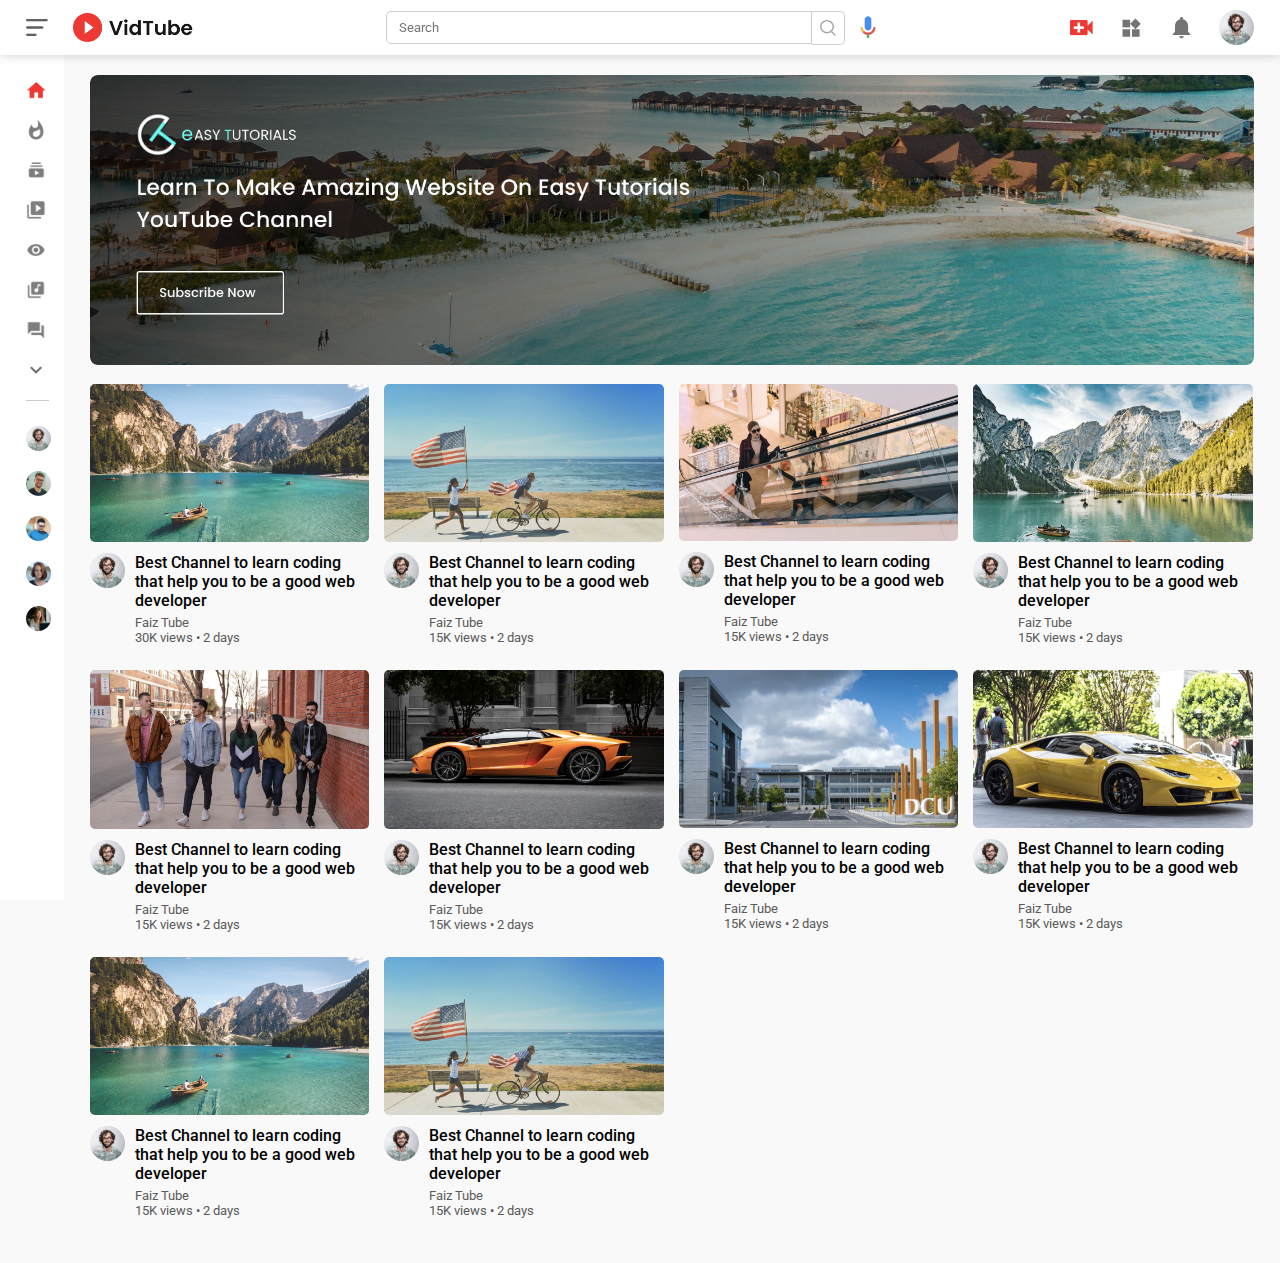
<file: Index.html>
<!DOCTYPE html>
<html lang="en">

<head>
    <meta charset="UTF-8">
    <meta http-equiv="X-UA-Compatible" content="IE=edge">
    <meta name="viewport" content="width=device-width, initial-scale=1.0">
    <title>Faiz Tube</title>
    <link rel="icon" href="images/faiz-tube-icon.png">
    <link rel="stylesheet" href="Style.css">
    <link rel="preconnect" href="https://fonts.googleapis.com">
    <link rel="preconnect" href="https://fonts.gstatic.com" crossorigin>
    <link href="https://fonts.googleapis.com/css2?family=Roboto&display=swap" rel="stylesheet">
</head>

<body>

    <!------------ Navigation Bar ------------>

    <nav class="flex-div">

        <!-- Navigation left -->
        <div class="nav-left flex-div">
            <img src="images/menu.png" alt="Menu" class="menu-icon">
            <img src="images/logo.png" alt="Logo" class="logo">
        </div>

        <!-- Navigation middle -->
        <div class="nav-middle flex-div">
            <div class="search-box flex-div">
                <input type="text" placeholder="Search">
            </div>
            <img src="images/search.png" alt="Search" class="search">
            <img src="images/voice-search.png" class="mic-icon">
        </div>

        <!-- Navigation right -->
        <div class="nav-right flex-div">
            <img src="images/upload.png">
            <img src="images/more.png">
            <img src="images/notification.png">
            <img src="images/Jack.png" class="user-icon">
        </div>

    </nav>

    <!------------ Side Bar ------------>

    <div class="small-sidebar">

        <!-- Shortcut-links -->
        <div class="shortcut-links">
            <a href="#">
                <img src="images/home.png" alt="Home">
                <p>Home</p>
            </a>
            <a href="#">
                <img src="images/explore.png" alt="Explore">
                <p>Explore</p>
            </a>
            <a href="#">
                <img src="images/subscriprion.png" alt="Subscriprion">
                <p>Subscription</p>
            </a>
            <a href="#">
                <img src="images/library.png" alt="Library">
                <p>Library</p>
            </a>
            <a href="#">
                <img src="images/history.png" alt="History">
                <p>History</p>
            </a>
            <a href="#">
                <img src="images/playlist.png" alt="Playlist">
                <p>Playlist</p>
            </a>
            <a href="#">
                <img src="images/messages.png" alt="Messages">
                <p>Messages</p>
            </a>
            <a href="#">
                <img src="images/show-more.png" alt="Show More">
                <p>Show More</p>
            </a>
        </div>

        <hr>

        <!-- Subscribed list -->
        <div class="subscribed-list">
            <h3>SUBSCREIBED</h3>
            <a href="#">
                <img src="images/Jack.png">
                <p>Jack Nicholson</p>
            </a>
            <a href="#">
                <img src="images/simon.png">
                <p>Simon Baker</p>
            </a>
            <a href="#">
                <img src="images/tom.png">
                <p>Tom Riddle</p>
            </a>
            <a href="#">
                <img src="images/megan.png">
                <p>Megan Ryan</p>
            </a>
            <a href="#">
                <img src="images/cameron.png">
                <p>Cameron Diaz</p>
            </a>
        </div>

    </div>

    <!-------------- Main Content -------------->

    <div class="container">
        <div class="banner">
            <img src="images/banner.png">
        </div>
        <div class="list-container">
            <div class="vid-list">
                <a href="Play-Video.html">
                    <img src="images/thumbnail1.png" class="thumbnail">
                </a>
                <div class="flex-div">
                    <img src="images/Jack.png">
                    <div class="vid-info">
                        <a href="Play-Video.html">Best Channel to learn coding that help you to be a good web
                            developer</a>
                        <p>Faiz Tube</p>
                        <p>30K views &bull; 2 days</p>
                    </div>
                </div>
            </div>
            <div class="vid-list">
                <a href="#">
                    <img src="images/thumbnail2.png" class="thumbnail">
                </a>
                <div class="flex-div">
                    <img src="images/Jack.png">
                    <div class="vid-info">
                        <a href="#">Best Channel to learn coding that help you to be a good web developer</a>
                        <p>Faiz Tube</p>
                        <p>15K views &bull; 2 days</p>
                    </div>
                </div>
            </div>
            <div class="vid-list">
                <a href="#">
                    <img src="images/thumbnail3.png" class="thumbnail">
                </a>
                <div class="flex-div">
                    <img src="images/Jack.png">
                    <div class="vid-info">
                        <a href="#">Best Channel to learn coding that help you to be a good web developer</a>
                        <p>Faiz Tube</p>
                        <p>15K views &bull; 2 days</p>
                    </div>
                </div>
            </div>
            <div class="vid-list">
                <a href="#">
                    <img src="images/thumbnail4.png" class="thumbnail">
                </a>
                <div class="flex-div">
                    <img src="images/Jack.png">
                    <div class="vid-info">
                        <a href="#">Best Channel to learn coding that help you to be a good web developer</a>
                        <p>Faiz Tube</p>
                        <p>15K views &bull; 2 days</p>
                    </div>
                </div>
            </div>
            <div class="vid-list">
                <a href="#">
                    <img src="images/thumbnail5.png" class="thumbnail">
                </a>
                <div class="flex-div">
                    <img src="images/Jack.png">
                    <div class="vid-info">
                        <a href="#">Best Channel to learn coding that help you to be a good web developer</a>
                        <p>Faiz Tube</p>
                        <p>15K views &bull; 2 days</p>
                    </div>
                </div>
            </div>
            <div class="vid-list">
                <a href="#">
                    <img src="images/thumbnail6.png" class="thumbnail">
                </a>
                <div class="flex-div">
                    <img src="images/Jack.png">
                    <div class="vid-info">
                        <a href="#">Best Channel to learn coding that help you to be a good web developer</a>
                        <p>Faiz Tube</p>
                        <p>15K views &bull; 2 days</p>
                    </div>
                </div>
            </div>
            <div class="vid-list">
                <a href="#">
                    <img src="images/thumbnail7.png" class="thumbnail">
                </a>
                <div class="flex-div">
                    <img src="images/Jack.png">
                    <div class="vid-info">
                        <a href="#">Best Channel to learn coding that help you to be a good web developer</a>
                        <p>Faiz Tube</p>
                        <p>15K views &bull; 2 days</p>
                    </div>
                </div>
            </div>
            <div class="vid-list">
                <a href="#">
                    <img src="images/thumbnail8.png" class="thumbnail">
                </a>
                <div class="flex-div">
                    <img src="images/Jack.png">
                    <div class="vid-info">
                        <a href="#">Best Channel to learn coding that help you to be a good web developer</a>
                        <p>Faiz Tube</p>
                        <p>15K views &bull; 2 days</p>
                    </div>
                </div>
            </div>
            <div class="vid-list">
                <a href="#">
                    <img src="images/thumbnail1.png" class="thumbnail">
                </a>
                <div class="flex-div">
                    <img src="images/Jack.png">
                    <div class="vid-info">
                        <a href="#">Best Channel to learn coding that help you to be a good web developer</a>
                        <p>Faiz Tube</p>
                        <p>15K views &bull; 2 days</p>
                    </div>
                </div>
            </div>
            <div class="vid-list">
                <a href="#">
                    <img src="images/thumbnail2.png" class="thumbnail">
                </a>
                <div class="flex-div">
                    <img src="images/Jack.png">
                    <div class="vid-info">
                        <a href="#">Best Channel to learn coding that help you to be a good web developer</a>
                        <p>Faiz Tube</p>
                        <p>15K views &bull; 2 days</p>
                    </div>
                </div>
            </div>
        </div>
    </div>

    <!------------------ Footer ------------------>

    <footer class="footer-flex-div">
        <!-- <div class="nav-footer"> -->
        <a href="#">
            <img src="images/home.png" alt="Home">
            <p>Home</p>
        </a>
        <a href="#">
            <img src="images/explore.png" alt="Explore">
            <p>Explore</p>
        </a>
        <a href="#">
            <img src="images/upload.png">
        </a>
        <a href="#">
            <img src="images/subscriprion.png" alt="Subscriprion">
            <p>Subscription</p>
        </a>
        <a href="#">
            <img src="images/library.png" alt="Library">
            <p>Library</p>
        </a>
        </a>
        <!-- </div> -->
    </footer>

    <!----------- JavaScript Linked ----------->
    <script src="Script.js"></script>

</body>

</html>
</file>
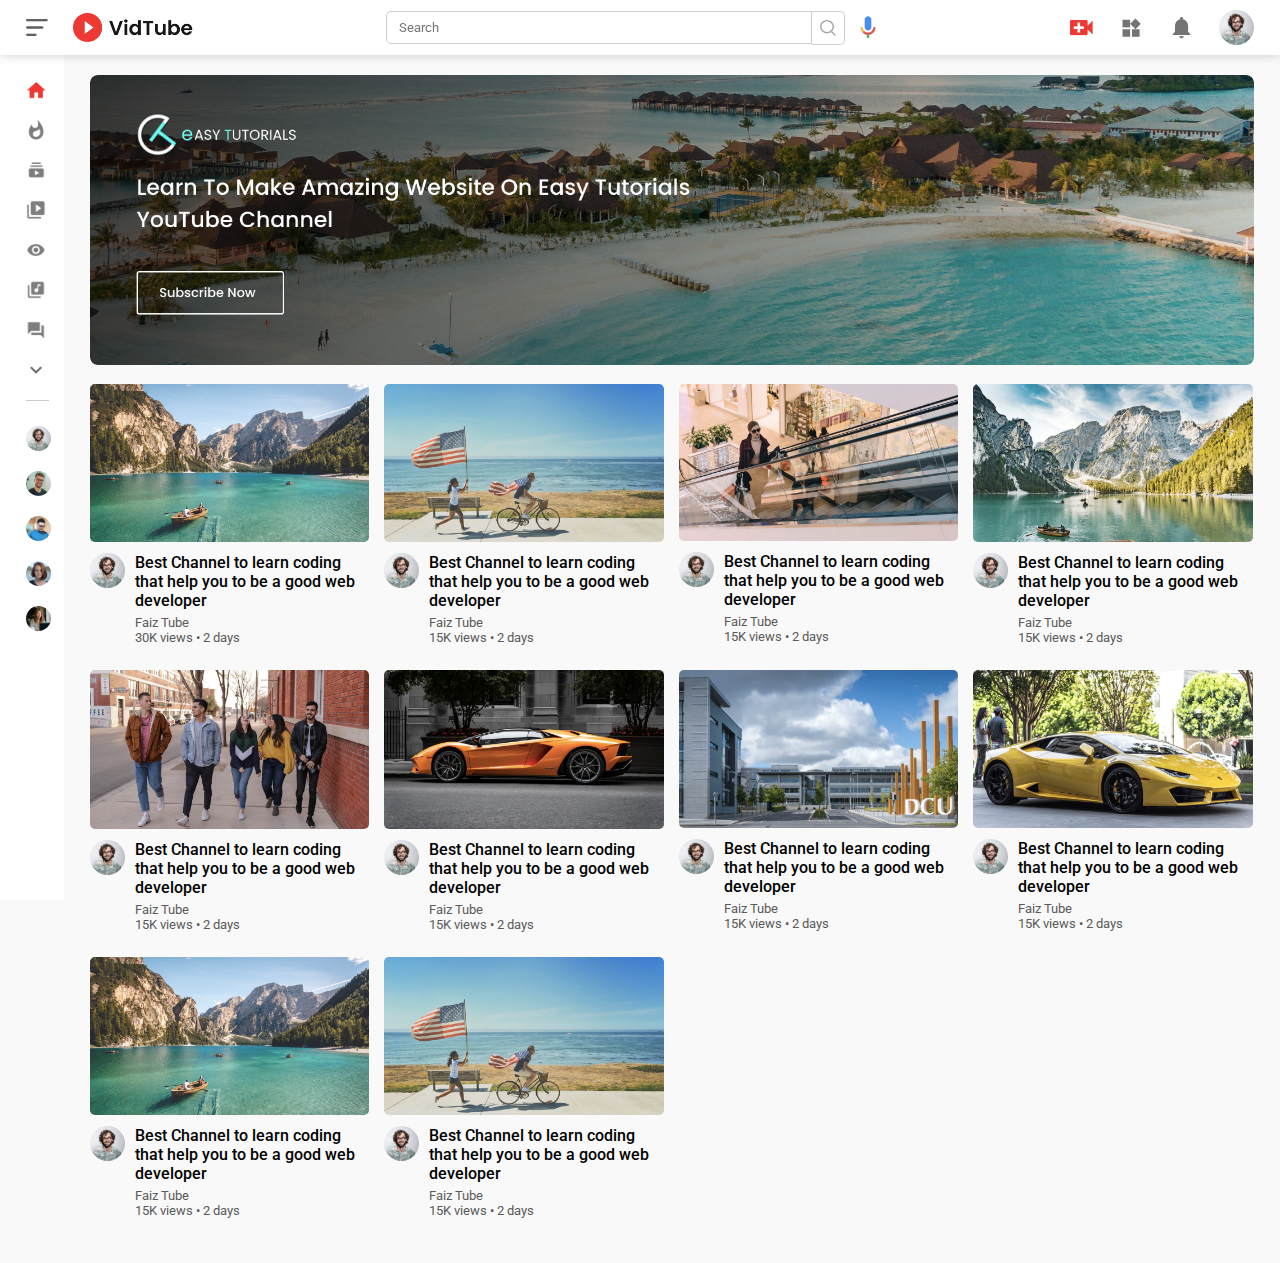
<file: index.html>
<!DOCTYPE html>
<html lang="en">

<head>
    <meta charset="UTF-8">
    <meta http-equiv="X-UA-Compatible" content="IE=edge">
    <meta name="viewport" content="width=device-width, initial-scale=1.0">
    <title>Faiz Tube</title>
    <link rel="icon" href="images/faiz-tube-icon.png">
    <link rel="stylesheet" href="Style.css">
    <link rel="preconnect" href="https://fonts.googleapis.com">
    <link rel="preconnect" href="https://fonts.gstatic.com" crossorigin>
    <link href="https://fonts.googleapis.com/css2?family=Roboto&display=swap" rel="stylesheet">
</head>

<body>

    <!------------ Navigation Bar ------------>

    <nav class="flex-div">

        <!-- Navigation left -->
        <div class="nav-left flex-div">
            <img src="images/menu.png" alt="Menu" class="menu-icon">
            <img src="images/logo.png" alt="Logo" class="logo">
        </div>

        <!-- Navigation middle -->
        <div class="nav-middle flex-div">
            <div class="search-box flex-div">
                <input type="text" placeholder="Search">
            </div>
            <img src="images/search.png" alt="Search" class="search">
            <img src="images/voice-search.png" class="mic-icon">
        </div>

        <!-- Navigation right -->
        <div class="nav-right flex-div">
            <img src="images/upload.png">
            <img src="images/more.png">
            <img src="images/notification.png">
            <img src="images/Jack.png" class="user-icon">
        </div>

    </nav>

    <!------------ Side Bar ------------>

    <div class="small-sidebar">

        <!-- Shortcut-links -->
        <div class="shortcut-links">
            <a href="#">
                <img src="images/home.png" alt="Home">
                <p>Home</p>
            </a>
            <a href="#">
                <img src="images/explore.png" alt="Explore">
                <p>Explore</p>
            </a>
            <a href="#">
                <img src="images/subscriprion.png" alt="Subscriprion">
                <p>Subscription</p>
            </a>
            <a href="#">
                <img src="images/library.png" alt="Library">
                <p>Library</p>
            </a>
            <a href="#">
                <img src="images/history.png" alt="History">
                <p>History</p>
            </a>
            <a href="#">
                <img src="images/playlist.png" alt="Playlist">
                <p>Playlist</p>
            </a>
            <a href="#">
                <img src="images/messages.png" alt="Messages">
                <p>Messages</p>
            </a>
            <a href="#">
                <img src="images/show-more.png" alt="Show More">
                <p>Show More</p>
            </a>
        </div>

        <hr>

        <!-- Subscribed list -->
        <div class="subscribed-list">
            <h3>SUBSCREIBED</h3>
            <a href="#">
                <img src="images/Jack.png">
                <p>Jack Nicholson</p>
            </a>
            <a href="#">
                <img src="images/simon.png">
                <p>Simon Baker</p>
            </a>
            <a href="#">
                <img src="images/tom.png">
                <p>Tom Riddle</p>
            </a>
            <a href="#">
                <img src="images/megan.png">
                <p>Megan Ryan</p>
            </a>
            <a href="#">
                <img src="images/cameron.png">
                <p>Cameron Diaz</p>
            </a>
        </div>

    </div>

    <!-------------- Main Content -------------->

    <div class="container">
        <div class="banner">
            <img src="images/banner.png">
        </div>
        <div class="list-container">
            <div class="vid-list">
                <a href="Play-Video.html">
                    <img src="images/thumbnail1.png" class="thumbnail">
                </a>
                <div class="flex-div">
                    <img src="images/Jack.png">
                    <div class="vid-info">
                        <a href="Play-Video.html">Best Channel to learn coding that help you to be a good web
                            developer</a>
                        <p>Faiz Tube</p>
                        <p>30K views &bull; 2 days</p>
                    </div>
                </div>
            </div>
            <div class="vid-list">
                <a href="#">
                    <img src="images/thumbnail2.png" class="thumbnail">
                </a>
                <div class="flex-div">
                    <img src="images/Jack.png">
                    <div class="vid-info">
                        <a href="#">Best Channel to learn coding that help you to be a good web developer</a>
                        <p>Faiz Tube</p>
                        <p>15K views &bull; 2 days</p>
                    </div>
                </div>
            </div>
            <div class="vid-list">
                <a href="#">
                    <img src="images/thumbnail3.png" class="thumbnail">
                </a>
                <div class="flex-div">
                    <img src="images/Jack.png">
                    <div class="vid-info">
                        <a href="#">Best Channel to learn coding that help you to be a good web developer</a>
                        <p>Faiz Tube</p>
                        <p>15K views &bull; 2 days</p>
                    </div>
                </div>
            </div>
            <div class="vid-list">
                <a href="#">
                    <img src="images/thumbnail4.png" class="thumbnail">
                </a>
                <div class="flex-div">
                    <img src="images/Jack.png">
                    <div class="vid-info">
                        <a href="#">Best Channel to learn coding that help you to be a good web developer</a>
                        <p>Faiz Tube</p>
                        <p>15K views &bull; 2 days</p>
                    </div>
                </div>
            </div>
            <div class="vid-list">
                <a href="#">
                    <img src="images/thumbnail5.png" class="thumbnail">
                </a>
                <div class="flex-div">
                    <img src="images/Jack.png">
                    <div class="vid-info">
                        <a href="#">Best Channel to learn coding that help you to be a good web developer</a>
                        <p>Faiz Tube</p>
                        <p>15K views &bull; 2 days</p>
                    </div>
                </div>
            </div>
            <div class="vid-list">
                <a href="#">
                    <img src="images/thumbnail6.png" class="thumbnail">
                </a>
                <div class="flex-div">
                    <img src="images/Jack.png">
                    <div class="vid-info">
                        <a href="#">Best Channel to learn coding that help you to be a good web developer</a>
                        <p>Faiz Tube</p>
                        <p>15K views &bull; 2 days</p>
                    </div>
                </div>
            </div>
            <div class="vid-list">
                <a href="#">
                    <img src="images/thumbnail7.png" class="thumbnail">
                </a>
                <div class="flex-div">
                    <img src="images/Jack.png">
                    <div class="vid-info">
                        <a href="#">Best Channel to learn coding that help you to be a good web developer</a>
                        <p>Faiz Tube</p>
                        <p>15K views &bull; 2 days</p>
                    </div>
                </div>
            </div>
            <div class="vid-list">
                <a href="#">
                    <img src="images/thumbnail8.png" class="thumbnail">
                </a>
                <div class="flex-div">
                    <img src="images/Jack.png">
                    <div class="vid-info">
                        <a href="#">Best Channel to learn coding that help you to be a good web developer</a>
                        <p>Faiz Tube</p>
                        <p>15K views &bull; 2 days</p>
                    </div>
                </div>
            </div>
            <div class="vid-list">
                <a href="#">
                    <img src="images/thumbnail1.png" class="thumbnail">
                </a>
                <div class="flex-div">
                    <img src="images/Jack.png">
                    <div class="vid-info">
                        <a href="#">Best Channel to learn coding that help you to be a good web developer</a>
                        <p>Faiz Tube</p>
                        <p>15K views &bull; 2 days</p>
                    </div>
                </div>
            </div>
            <div class="vid-list">
                <a href="#">
                    <img src="images/thumbnail2.png" class="thumbnail">
                </a>
                <div class="flex-div">
                    <img src="images/Jack.png">
                    <div class="vid-info">
                        <a href="#">Best Channel to learn coding that help you to be a good web developer</a>
                        <p>Faiz Tube</p>
                        <p>15K views &bull; 2 days</p>
                    </div>
                </div>
            </div>
        </div>
    </div>

    <!------------------ Footer ------------------>

    <footer class="footer-flex-div">
        <!-- <div class="nav-footer"> -->
        <a href="#">
            <img src="images/home.png" alt="Home">
            <p>Home</p>
        </a>
        <a href="#">
            <img src="images/explore.png" alt="Explore">
            <p>Explore</p>
        </a>
        <a href="#">
            <img src="images/upload.png">
        </a>
        <a href="#">
            <img src="images/subscriprion.png" alt="Subscriprion">
            <p>Subscription</p>
        </a>
        <a href="#">
            <img src="images/library.png" alt="Library">
            <p>Library</p>
        </a>
        </a>
        <!-- </div> -->
    </footer>

    <!----------- JavaScript Linked ----------->
    <script src="Script.js"></script>

</body>

</html>
</file>
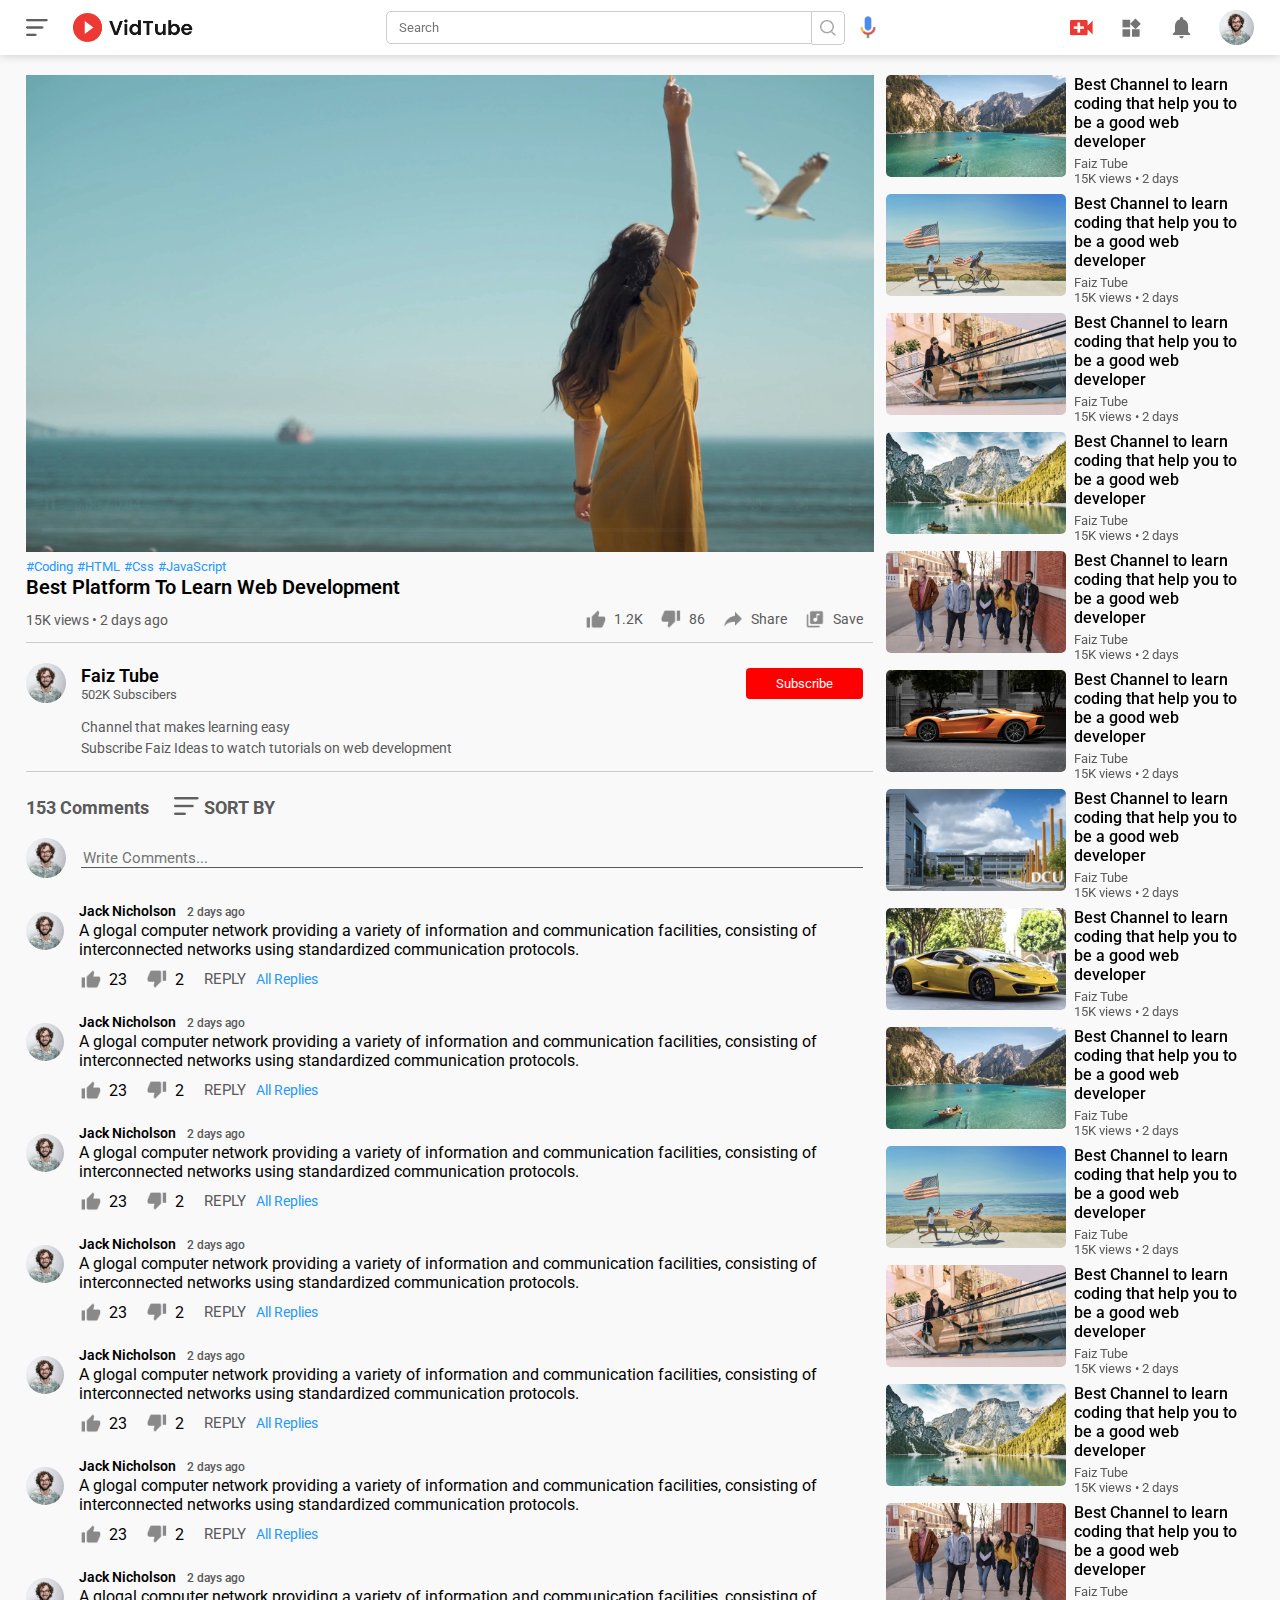
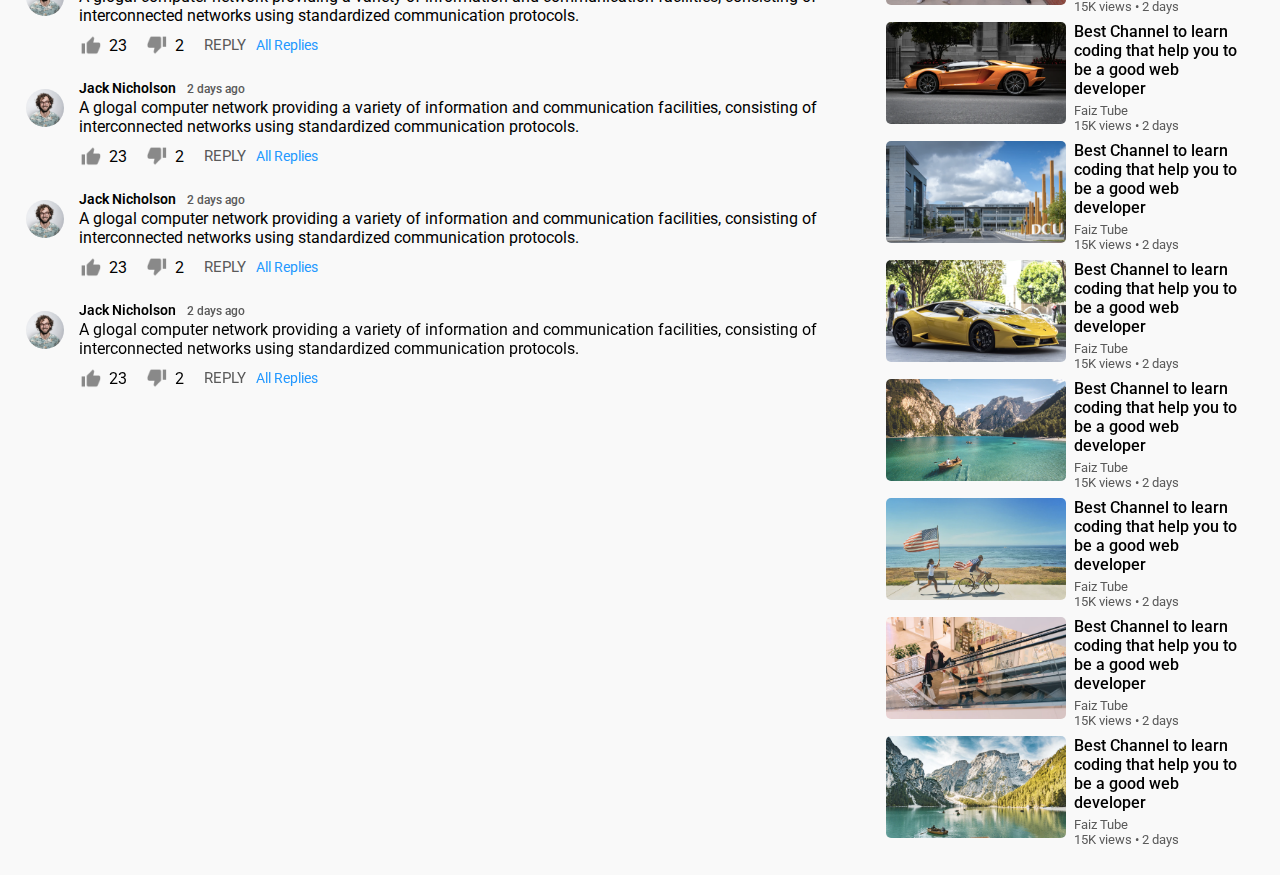
<file: Play-Video.html>
<!DOCTYPE html>
<html lang="en">

<head>
    <meta charset="UTF-8">
    <meta http-equiv="X-UA-Compatible" content="IE=edge">
    <meta name="viewport" content="width=device-width, initial-scale=1.0">
    <title>Play Video - FaizTube</title>
    <link rel="icon" href="images/faiz-tube-icon.png">
    <link rel="stylesheet" href="Style.css">
    <link rel="preconnect" href="https://fonts.googleapis.com">
    <link rel="preconnect" href="https://fonts.gstatic.com" crossorigin>
    <link href="https://fonts.googleapis.com/css2?family=Roboto&display=swap" rel="stylesheet">
</head>

<body>


    <!------------ Navigation Bar ------------>

    <nav class="flex-div">

        <!-- Navigation left -->
        <div class="nav-left flex-div">
            <img src="images/menu.png" alt="Menu" class="menu-icon">
            <img src="images/logo.png" alt="Logo" class="logo">
        </div>

        <!-- Navigation middle -->
        <div class="nav-middle flex-div">
            <div class="search-box flex-div">
                <input type="text" placeholder="Search">
            </div>
            <img src="images/search.png" alt="Search" class="search">
            <img src="images/voice-search.png" class="mic-icon">
        </div>

        <!-- Navigation right -->
        <div class="nav-right flex-div">
            <img src="images/upload.png">
            <img src="images/more.png">
            <img src="images/notification.png">
            <img src="images/Jack.png" class="user-icon">
        </div>

    </nav>

    <!------------ Side Bar ------------>

    <div class="small-sidebar small-sidebar-play-video">

        <!-- Shortcut-links -->
        <div class="shortcut-links">
            <a href="#">
                <img src="images/home.png" alt="Home">
                <p>Home</p>
            </a>
            <a href="#">
                <img src="images/explore.png" alt="Explore">
                <p>Explore</p>
            </a>
            <a href="#">
                <img src="images/subscriprion.png" alt="Subscriprion">
                <p>Subscription</p>
            </a>
            <a href="#">
                <img src="images/library.png" alt="Library">
                <p>Library</p>
            </a>
            <a href="#">
                <img src="images/history.png" alt="History">
                <p>History</p>
            </a>
            <a href="#">
                <img src="images/playlist.png" alt="Playlist">
                <p>Playlist</p>
            </a>
            <a href="#">
                <img src="images/messages.png" alt="Messages">
                <p>Messages</p>
            </a>
            <a href="#">
                <img src="images/show-more.png" alt="Show More">
                <p>Show More</p>
            </a>
        </div>

        <hr>

        <!-- Subscribed list -->
        <div class="subscribed-list">
            <h3>SUBSCREIBED</h3>
            <a href="#">
                <img src="images/Jack.png">
                <p>Jack Nicholson</p>
            </a>
            <a href="#">
                <img src="images/simon.png">
                <p>Simon Baker</p>
            </a>
            <a href="#">
                <img src="images/tom.png">
                <p>Tom Riddle</p>
            </a>
            <a href="#">
                <img src="images/megan.png">
                <p>Megan Ryan</p>
            </a>
            <a href="#">
                <img src="images/cameron.png">
                <p>Cameron Diaz</p>
            </a>
        </div>

    </div>

    <!--------------- Main Content --------------->

    <div class="container play-container">
        <div class="row">

            <!-- Play Video -->
            <div class="play-video">
                <video src="images/video.mp4" type="video/mp4" controls autoplay muted></video>
                <div class="tags">
                    <a href="#">#Coding</a>
                    <a href="#">#HTML</a>
                    <a href="#">#Css</a>
                    <a href="#">#JavaScript</a>
                </div>
                <h3>Best Platform To Learn Web Development</h3>
                <div class="play-video-info">
                    <p>15K views &bull; 2 days ago</p>
                    <div>
                        <a href="#"><img src="images/like.png">1.2K</a>
                        <a href="#"><img src="images/dislike.png">86</a>
                        <a href="#"><img src="images/share.png">Share</a>
                        <a href="#"><img src="images/save.png">Save</a>
                    </div>
                </div>
                <hr>
                <div class="publisher">
                    <img src="images/Jack.png">
                    <div>
                        <p>Faiz Tube</p>
                        <span>502K Subscibers</span>
                    </div>
                    <button type="button">Subscribe</button>
                </div>
                <div class="vid-description">
                    <p>Channel that makes learning easy</p>
                    <p>Subscribe Faiz Ideas to watch tutorials on web development</p>
                </div>
                <hr>
                <div class="before-comments">
                    <h4>153 Comments</h4>
                    <img src="images/menu.png">
                    <h4>SORT BY</h4>
                </div>
                <div class="add-comments flex-div">
                    <img src="images/Jack.png">
                    <div>
                        <input type="text" class="input" placeholder="Write Comments...">
                    </div>
                    <div class="button">
                        <button class="cancel">Cancel</button>
                        <button type="button">Comment</button>
                    </div>
                </div>
                <div class="old-comments">
                    <div class="flex-div">
                        <img src="images/Jack.png">
                        <div>
                            <h3>Jack Nicholson <span>2 days ago</span></h3>
                            <p>A glogal computer network providing a variety of information and communication facilities, consisting of interconnected networks using standardized communication protocols.</p>
                        </div>
                    </div>
                    <div class="comment-action flex-div">
                        <img src="images/like.png" class="like">
                        <span>23</span>
                        <img src="images/dislike.png">
                        <span>2</span>
                        <a href="#" class="reply">REPLY</a>
                        <a href="#" class="replies">All Replies</a>
                    </div>
                </div>
                <div class="old-comments">
                    <div class="flex-div">
                        <img src="images/Jack.png">
                        <div>
                            <h3>Jack Nicholson <span>2 days ago</span></h3>
                            <p>A glogal computer network providing a variety of information and communication facilities, consisting of interconnected networks using standardized communication protocols.</p>
                        </div>
                    </div>
                    <div class="comment-action flex-div">
                        <img src="images/like.png" class="like">
                        <span>23</span>
                        <img src="images/dislike.png">
                        <span>2</span>
                        <a href="#" class="reply">REPLY</a>
                        <a href="#" class="replies">All Replies</a>
                    </div>
                </div>
                <div class="old-comments">
                    <div class="flex-div">
                        <img src="images/Jack.png">
                        <div>
                            <h3>Jack Nicholson <span>2 days ago</span></h3>
                            <p>A glogal computer network providing a variety of information and communication facilities, consisting of interconnected networks using standardized communication protocols.</p>
                        </div>
                    </div>
                    <div class="comment-action flex-div">
                        <img src="images/like.png" class="like">
                        <span>23</span>
                        <img src="images/dislike.png">
                        <span>2</span>
                        <a href="#" class="reply">REPLY</a>
                        <a href="#" class="replies">All Replies</a>
                    </div>
                </div>
                <div class="old-comments">
                    <div class="flex-div">
                        <img src="images/Jack.png">
                        <div>
                            <h3>Jack Nicholson <span>2 days ago</span></h3>
                            <p>A glogal computer network providing a variety of information and communication facilities, consisting of interconnected networks using standardized communication protocols.</p>
                        </div>
                    </div>
                    <div class="comment-action flex-div">
                        <img src="images/like.png" class="like">
                        <span>23</span>
                        <img src="images/dislike.png">
                        <span>2</span>
                        <a href="#" class="reply">REPLY</a>
                        <a href="#" class="replies">All Replies</a>
                    </div>
                </div>
                <div class="old-comments">
                    <div class="flex-div">
                        <img src="images/Jack.png">
                        <div>
                            <h3>Jack Nicholson <span>2 days ago</span></h3>
                            <p>A glogal computer network providing a variety of information and communication facilities, consisting of interconnected networks using standardized communication protocols.</p>
                        </div>
                    </div>
                    <div class="comment-action flex-div">
                        <img src="images/like.png" class="like">
                        <span>23</span>
                        <img src="images/dislike.png">
                        <span>2</span>
                        <a href="#" class="reply">REPLY</a>
                        <a href="#" class="replies">All Replies</a>
                    </div>
                </div>
                <div class="old-comments">
                    <div class="flex-div">
                        <img src="images/Jack.png">
                        <div>
                            <h3>Jack Nicholson <span>2 days ago</span></h3>
                            <p>A glogal computer network providing a variety of information and communication facilities, consisting of interconnected networks using standardized communication protocols.</p>
                        </div>
                    </div>
                    <div class="comment-action flex-div">
                        <img src="images/like.png" class="like">
                        <span>23</span>
                        <img src="images/dislike.png">
                        <span>2</span>
                        <a href="#" class="reply">REPLY</a>
                        <a href="#" class="replies">All Replies</a>
                    </div>
                </div>
                <div class="old-comments">
                    <div class="flex-div">
                        <img src="images/Jack.png">
                        <div>
                            <h3>Jack Nicholson <span>2 days ago</span></h3>
                            <p>A glogal computer network providing a variety of information and communication facilities, consisting of interconnected networks using standardized communication protocols.</p>
                        </div>
                    </div>
                    <div class="comment-action flex-div">
                        <img src="images/like.png" class="like">
                        <span>23</span>
                        <img src="images/dislike.png">
                        <span>2</span>
                        <a href="#" class="reply">REPLY</a>
                        <a href="#" class="replies">All Replies</a>
                    </div>
                </div>
                <div class="old-comments">
                    <div class="flex-div">
                        <img src="images/Jack.png">
                        <div>
                            <h3>Jack Nicholson <span>2 days ago</span></h3>
                            <p>A glogal computer network providing a variety of information and communication facilities, consisting of interconnected networks using standardized communication protocols.</p>
                        </div>
                    </div>
                    <div class="comment-action flex-div">
                        <img src="images/like.png" class="like">
                        <span>23</span>
                        <img src="images/dislike.png">
                        <span>2</span>
                        <a href="#" class="reply">REPLY</a>
                        <a href="#" class="replies">All Replies</a>
                    </div>
                </div>
                <div class="old-comments">
                    <div class="flex-div">
                        <img src="images/Jack.png">
                        <div>
                            <h3>Jack Nicholson <span>2 days ago</span></h3>
                            <p>A glogal computer network providing a variety of information and communication facilities, consisting of interconnected networks using standardized communication protocols.</p>
                        </div>
                    </div>
                    <div class="comment-action flex-div">
                        <img src="images/like.png" class="like">
                        <span>23</span>
                        <img src="images/dislike.png">
                        <span>2</span>
                        <a href="#" class="reply">REPLY</a>
                        <a href="#" class="replies">All Replies</a>
                    </div>
                </div>
                <div class="old-comments">
                    <div class="flex-div">
                        <img src="images/Jack.png">
                        <div>
                            <h3>Jack Nicholson <span>2 days ago</span></h3>
                            <p>A glogal computer network providing a variety of information and communication facilities, consisting of interconnected networks using standardized communication protocols.</p>
                        </div>
                    </div>
                    <div class="comment-action flex-div">
                        <img src="images/like.png" class="like">
                        <span>23</span>
                        <img src="images/dislike.png">
                        <span>2</span>
                        <a href="#" class="reply">REPLY</a>
                        <a href="#" class="replies">All Replies</a>
                    </div>
                </div>
            </div>

            <!-- Right Sidebar -->
            <div class="right-sidebar">
                <div class="side-video-list">
                    <a href="#" class="small-thumbnail">
                        <img src="images/thumbnail1.png">
                    </a>
                    <div class="vid-info">
                        <a href="#">Best Channel to learn coding that help you to be a good web developer</a>
                        <p>Faiz Tube</p>
                        <p>15K views &bull; 2 days</p>
                    </div>
                </div>
                <div class="side-video-list">
                    <a href="#" class="small-thumbnail">
                        <img src="images/thumbnail2.png">
                    </a>
                    <div class="vid-info">
                        <a href="#">Best Channel to learn coding that help you to be a good web developer</a>
                        <p>Faiz Tube</p>
                        <p>15K views &bull; 2 days</p>
                    </div>
                </div>
                <div class="side-video-list">
                    <a href="#" class="small-thumbnail">
                        <img src="images/thumbnail3.png">
                    </a>
                    <div class="vid-info">
                        <a href="#">Best Channel to learn coding that help you to be a good web developer</a>
                        <p>Faiz Tube</p>
                        <p>15K views &bull; 2 days</p>
                    </div>
                </div>
                <div class="side-video-list">
                    <a href="#" class="small-thumbnail">
                        <img src="images/thumbnail4.png">
                    </a>
                    <div class="vid-info">
                        <a href="#">Best Channel to learn coding that help you to be a good web developer</a>
                        <p>Faiz Tube</p>
                        <p>15K views &bull; 2 days</p>
                    </div>
                </div>
                <div class="side-video-list">
                    <a href="#" class="small-thumbnail">
                        <img src="images/thumbnail5.png">
                    </a>
                    <div class="vid-info">
                        <a href="#">Best Channel to learn coding that help you to be a good web developer</a>
                        <p>Faiz Tube</p>
                        <p>15K views &bull; 2 days</p>
                    </div>
                </div>
                <div class="side-video-list">
                    <a href="#" class="small-thumbnail">
                        <img src="images/thumbnail6.png">
                    </a>
                    <div class="vid-info">
                        <a href="#">Best Channel to learn coding that help you to be a good web developer</a>
                        <p>Faiz Tube</p>
                        <p>15K views &bull; 2 days</p>
                    </div>
                </div>
                <div class="side-video-list">
                    <a href="#" class="small-thumbnail">
                        <img src="images/thumbnail7.png">
                    </a>
                    <div class="vid-info">
                        <a href="#">Best Channel to learn coding that help you to be a good web developer</a>
                        <p>Faiz Tube</p>
                        <p>15K views &bull; 2 days</p>
                    </div>
                </div>
                <div class="side-video-list">
                    <a href="#" class="small-thumbnail">
                        <img src="images/thumbnail8.png">
                    </a>
                    <div class="vid-info">
                        <a href="#">Best Channel to learn coding that help you to be a good web developer</a>
                        <p>Faiz Tube</p>
                        <p>15K views &bull; 2 days</p>
                    </div>
                </div>
                <div class="side-video-list">
                    <a href="#" class="small-thumbnail">
                        <img src="images/thumbnail1.png">
                    </a>
                    <div class="vid-info">
                        <a href="#">Best Channel to learn coding that help you to be a good web developer</a>
                        <p>Faiz Tube</p>
                        <p>15K views &bull; 2 days</p>
                    </div>
                </div>
                <div class="side-video-list">
                    <a href="#" class="small-thumbnail">
                        <img src="images/thumbnail2.png">
                    </a>
                    <div class="vid-info">
                        <a href="#">Best Channel to learn coding that help you to be a good web developer</a>
                        <p>Faiz Tube</p>
                        <p>15K views &bull; 2 days</p>
                    </div>
                </div>
                <div class="side-video-list">
                    <a href="#" class="small-thumbnail">
                        <img src="images/thumbnail3.png">
                    </a>
                    <div class="vid-info">
                        <a href="#">Best Channel to learn coding that help you to be a good web developer</a>
                        <p>Faiz Tube</p>
                        <p>15K views &bull; 2 days</p>
                    </div>
                </div>
                <div class="side-video-list">
                    <a href="#" class="small-thumbnail">
                        <img src="images/thumbnail4.png">
                    </a>
                    <div class="vid-info">
                        <a href="#">Best Channel to learn coding that help you to be a good web developer</a>
                        <p>Faiz Tube</p>
                        <p>15K views &bull; 2 days</p>
                    </div>
                </div>
                <div class="side-video-list">
                    <a href="#" class="small-thumbnail">
                        <img src="images/thumbnail5.png">
                    </a>
                    <div class="vid-info">
                        <a href="#">Best Channel to learn coding that help you to be a good web developer</a>
                        <p>Faiz Tube</p>
                        <p>15K views &bull; 2 days</p>
                    </div>
                </div>
                <div class="side-video-list">
                    <a href="#" class="small-thumbnail">
                        <img src="images/thumbnail6.png">
                    </a>
                    <div class="vid-info">
                        <a href="#">Best Channel to learn coding that help you to be a good web developer</a>
                        <p>Faiz Tube</p>
                        <p>15K views &bull; 2 days</p>
                    </div>
                </div>
                <div class="side-video-list">
                    <a href="#" class="small-thumbnail">
                        <img src="images/thumbnail7.png">
                    </a>
                    <div class="vid-info">
                        <a href="#">Best Channel to learn coding that help you to be a good web developer</a>
                        <p>Faiz Tube</p>
                        <p>15K views &bull; 2 days</p>
                    </div>
                </div>
                <div class="side-video-list">
                    <a href="#" class="small-thumbnail">
                        <img src="images/thumbnail8.png">
                    </a>
                    <div class="vid-info">
                        <a href="#">Best Channel to learn coding that help you to be a good web developer</a>
                        <p>Faiz Tube</p>
                        <p>15K views &bull; 2 days</p>
                    </div>
                </div>
                <div class="side-video-list">
                    <a href="#" class="small-thumbnail">
                        <img src="images/thumbnail1.png">
                    </a>
                    <div class="vid-info">
                        <a href="#">Best Channel to learn coding that help you to be a good web developer</a>
                        <p>Faiz Tube</p>
                        <p>15K views &bull; 2 days</p>
                    </div>
                </div>
                <div class="side-video-list">
                    <a href="#" class="small-thumbnail">
                        <img src="images/thumbnail2.png">
                    </a>
                    <div class="vid-info">
                        <a href="#">Best Channel to learn coding that help you to be a good web developer</a>
                        <p>Faiz Tube</p>
                        <p>15K views &bull; 2 days</p>
                    </div>
                </div>
                <div class="side-video-list">
                    <a href="#" class="small-thumbnail">
                        <img src="images/thumbnail3.png">
                    </a>
                    <div class="vid-info">
                        <a href="#">Best Channel to learn coding that help you to be a good web developer</a>
                        <p>Faiz Tube</p>
                        <p>15K views &bull; 2 days</p>
                    </div>
                </div>
                <div class="side-video-list">
                    <a href="#" class="small-thumbnail">
                        <img src="images/thumbnail4.png">
                    </a>
                    <div class="vid-info">
                        <a href="#">Best Channel to learn coding that help you to be a good web developer</a>
                        <p>Faiz Tube</p>
                        <p>15K views &bull; 2 days</p>
                    </div>
                </div>
            </div>

        </div>
    </div>

    <!------------------ Footer ------------------>

    <footer class="footer-flex-div">
        <!-- <div class="nav-footer"> -->
        <a href="#">
            <img src="images/home.png" alt="Home">
            <p>Home</p>
        </a>
        <a href="#">
            <img src="images/explore.png" alt="Explore">
            <p>Explore</p>
        </a>
        <a href="#">
            <img src="images/upload.png">
        </a>
        <a href="#">
            <img src="images/subscriprion.png" alt="Subscriprion">
            <p>Subscription</p>
        </a>
        <a href="#">
            <img src="images/library.png" alt="Library">
            <p>Library</p>
        </a>
        </a>
        <!-- </div> -->
    </footer>

    <!----------- JavaScript Linked ----------->
    <script src="Script.js"></script>

</body>

</html>
</file>
<file: Style.css>
* {
    margin: 0px;
    padding: 0px;
    font-family: "Roboto", sans-serif;
    box-sizing: border-box;
}

a {
    text-decoration: none;
    color: #5a5a5a;
}

img {
    cursor: pointer;
}

/*********** Navigation Bar ***********/

.flex-div {
    display: flex;
    align-items: center;
}

nav {
    padding: 10px 2%;
    justify-content: space-between;
    box-shadow: 0 0 10px rgba(0, 0, 0, 20%);
    background: #ffffff;
    position: sticky;
    top: 0px;
    z-index: 10;
}

/* Navigation-left */

.nav-left .menu-icon {
    width: 22px;
    margin-right: 25px;
}

.nav-left .logo {
    width: 120px;
}

/* Navigation-middle */

.nav-middle .mic-icon {
    width: 16px;
}

.nav-middle .search-box {
    border: 1px solid #ccc;
    padding: 8px 12px;
    border-top-left-radius: 5px;
    border-bottom-left-radius: 5px;
}

.nav-middle .search-box input {
    background: transparent;
    width: 400px;
    border: 0px;
    outline: 0px;
}

.nav-middle .search {
    width: 32.349px;
    border: 1px solid #ccc;
    padding: 8px;
    margin-right: 15px;
    border-bottom-right-radius: 5px;
    border-top-right-radius: 5px;
    border-left: none;
}

/* Navigation-right */

.nav-right img {
    width: 25px;
    margin-right: 25px;
}

.nav-right .user-icon {
    margin-right: 0px;
    width: 35px;
    border-radius: 50%;
}

/*********** Side Bar ***********/

.small-sidebar {
    height: 100vh;
    position: fixed;
    top: 0px;
    width: 5%;
    padding-left: 2%;
    padding-top: 80px;
    background: #ffffff;
}

.small-sidebar a p {
    display: none;
}

.small-sidebar h3 {
    display: none;
}

.small-sidebar hr {
    border: 0px;
    height: 1px;
    background: #ccc;
    width: 60%;
    margin-bottom: 25px;
}

.sidebar {
    width: 15%;
}

.sidebar a p {
    display: inline-block;
}

.sidebar h3 {
    display: inline-block;
}

.sidebar hr {
    width: 85%;
}

/* Shortcut-links */

.shortcut-links a img {
    width: 20px;
    margin-right: 13px;
}

.shortcut-links a {
    display: flex;
    align-items: center;
    margin-bottom: 20px;
    width: fit-content;
    flex-wrap: wrap;
}

.shortcut-links a p {
    font-size: 15px;
}

.shortcut-links a:first-child {
    color: #ed3833;
}

/* Subscribed List */

.subscribed-list h3 {
    font-size: 15px;
    margin-bottom: 20px;
    color: #797979;
}

.subscribed-list a {
    display: flex;
    align-items: center;
    margin-bottom: 20px;
    width: fit-content;
    /* flex-wrap: wrap; */
}

.subscribed-list img {
    width: 25px;
    border-radius: 50%;
    margin-right: 10px;
}

.subscribed-list a p {
    font-size: 15px;
}

/**************** Main-Content ****************/

/* Container */

.container {
    background: #f9f9f9;
    padding-left: 7%;
    padding-right: 2%;
    padding-top: 20px;
    padding-bottom: 20px;
}

.large-container {
    padding-left: 17%;
}

/* Banner */

.banner {
    width: 100%;
}

.banner img {
    width: 100%;
    border-radius: 8px;
}

.center {
    display: flex;
    align-items: center;
    justify-content: center;
}

/* List-container */

.list-container {
    /* display: grid;
    grid-template-columns: repeat(auto-fit, minmax(250px, 1fr));
    column-gap: 16px;
    row-gap: 30px; */
    display: flex;
    margin-top: 15px;
    justify-content: flex-start;
    flex-wrap: wrap;
}

.large-container .list-container .vid-list {
    flex-basis: 23.9%;
}

.vid-list {
    flex-basis: 24%;
    margin-bottom: 25px;
    margin-left: 15px;
}

.vid-list:nth-child(4n + 1) {
    margin-left: 0px;
}

.vid-list .thumbnail {
    width: 100%;
    border-radius: 5px;
}

.vid-list .flex-div {
    align-items: flex-start;
    margin-top: 7px;
}

.vid-list .flex-div img {
    width: 35px;
    margin-right: 10px;
    border-radius: 50%;
}

.vid-info {
    color: #5a5a5a;
    font-size: 13px;
}

.vid-info a {
    color: #000000;
    font-weight: 500;
    font-size: 1rem;
    display: block;
    margin-bottom: 5px;
}

footer {
    display: none;
}

@media (max-width: 1263px) and (min-width: 900px) {
    .vid-list {
        flex-basis: 23.628394%;
    }

    .large-container .list-container .vid-list {
        flex-basis: 23.46%;
    }

    .nav-middle .search-box input {
        background: transparent;
        width: 350px;
        border: 0px;
        outline: 0px;
    }
}

@media (max-width: 900px) and (min-width: 600px) {
    .menu-icon {
        display: none;
    }

    .small-sidebar {
        display: none;
    }

    .container {
        padding-left: 20px;
        padding-right: 20px;
        padding-top: 20px;
        padding-bottom: 20px;
    }

    .vid-list {
        flex-basis: 48.665%;
        margin-left: 15px;
    }

    .nav-left .logo {
        width: 110px;
    }

    .nav-middle .search-box input {
        width: 200px;
    }

    .nav-right img {
        display: none;
    }

    .nav-right .user-icon {
        display: inline-block;
        width: 30px;
        margin-right: 8px;
    }

    .vid-list:nth-child(2n + 1) {
        margin-left: 0px;
    }

    /* footer Css */
    footer {
        box-shadow: 0 0 10px rgba(0, 0, 0, 20%);
        position: sticky;
        bottom: 0px;
        height: 40px;
        justify-content: space-evenly;
        background: #ffffff;
    }

    footer a img {
        width: 20px;
    }

    footer a:nth-child(3) img {
        width: 30px;
    }

    footer a p {
        font-size: 10px;
    }

    footer a {
        display: flex;
        justify-content: center;
        align-items: center;
        flex-direction: column;
    }

    .footer-flex-div {
        display: flex;
        align-items: center;
    }
}

@media (max-width: 600px) and (min-width: 335px) {
    .menu-icon {
        display: none;
    }

    .small-sidebar {
        display: none;
    }

    .container,
    .list-container {
        display: flex;
        flex-direction: column;
        padding-right: 5%;
        padding-left: 5%;
    }

    .container {
        padding-bottom: 0px;
    }

    .list-container {
        padding-left: 0px;
        padding-right: 0px;
    }

    .nav-middle .search-box {
        padding: 6px 10px;
    }

    .nav-middle .search {
        width: 28.35px;
        padding: 6px;
    }

    .nav-left .logo {
        width: 100px;
    }

    .nav-middle .mic-icon {
        display: none;
    }

    .nav-middle .search-box input {
        width: 120px;
    }

    .nav-right img {
        display: none;
    }

    .nav-right .user-icon {
        display: inline-block;
        width: 30px;
        margin-right: 6px;
    }

    .vid-list {
        margin-left: 0px;
    }

    /* footer Css */
    footer {
        box-shadow: 0 0 10px rgba(0, 0, 0, 20%);
        position: sticky;
        bottom: 0px;
        height: 40px;
        justify-content: space-evenly;
        background: #ffffff;
    }

    footer a img {
        width: 20px;
    }

    footer a:nth-child(3) img {
        width: 30px;
    }

    footer a p {
        font-size: 10px;
    }

    footer a {
        display: flex;
        justify-content: center;
        align-items: center;
        flex-direction: column;
    }

    .footer-flex-div {
        display: flex;
        align-items: center;
    }
}

@media (max-width: 335px) {
    nav {
        padding: 10px;
    }

    .menu-icon {
        display: none;
    }

    .small-sidebar {
        display: none;
    }

    .container,
    .list-container {
        display: flex;
        flex-direction: column;
        padding-right: 5%;
        padding-left: 5%;
    }

    .container {
        padding-bottom: 0px;
    }

    .list-container {
        padding-left: 0px;
        padding-right: 0px;
    }

    .nav-middle .search-box {
        padding: 8px 10px;
        display: none;
    }

    .nav-middle .search {
        width: 30px;
        padding: 7px;
        border: 0px;
        margin: 0px;
        margin-left: 50px;
    }

    .nav-middle .mic-icon {
        display: none;
    }

    .nav-left .logo {
        width: 85px;
    }

    .nav-middle .search-box input {
        /* width: 80px; */
        display: none;
    }

    .nav-right img {
        display: none;
    }

    .nav-right .user-icon {
        display: inline-block;
        width: 30px;
        margin-right: 6px;
        margin-left: -36px;
    }

    .vid-list {
        margin-left: 0px;
    }

    /* footer Css */
    footer {
        box-shadow: 0 0 10px rgba(0, 0, 0, 20%);
        position: sticky;
        bottom: 0px;
        height: 40px;
        justify-content: space-evenly;
        background: #ffffff;
    }

    footer a img {
        width: 20px;
    }

    footer a:nth-child(3) img {
        width: 30px;
    }

    footer a p {
        font-size: 10px;
    }

    footer a {
        display: flex;
        justify-content: center;
        align-items: center;
        flex-direction: column;
    }

    .footer-flex-div {
        display: flex;
        align-items: center;
    }
}

/******************** Play-Video Page ********************/

/************ Side Bar ************/

.small-sidebar-play-video {
    display: none;
}

.sidebar {
    display: block;
    z-index: 8;
}

/********** Main Content **********/

.play-container {
    padding-left: 2%;
}

.row {
    display: flex;
    justify-content: space-between;
    flex-wrap: wrap;
}

/* Play Video */

.play-video {
    flex-basis: 69%;
}

.play-video video {
    width: 100%;
}

.play-video .tags a {
    color: #2398ff;
    font-size: 13px;
}

.play-video h3 {
    font-weight: 600;
    font-size: 20px;
}

.play-video .play-video-info {
    display: flex;
    align-items: center;
    justify-content: space-between;
    flex-wrap: wrap;
    margin-top: 10px;
    padding-right: 10px;
    font-size: 14px;
    color: #5a5a5a;
}

.play-video .play-video-info a img {
    width: 20px;
    margin-right: 8px;
}

.play-video .play-video-info a {
    display: inline-flex;
    align-items: center;
    margin-left: 15px;
}

.play-video hr {
    border: 0px;
    height: 1px;
    background: #ccc;
    margin: 10px 0px;
    padding-right: 10px;
}

.publisher {
    display: flex;
    align-items: center;
    margin-top: 20px;
    padding-right: 10px;
}

.publisher div {
    flex: 1;
    margin-top: 4px;
    line-height: 18px;
}

.publisher img {
    width: 40px;
    border-radius: 50%;
    margin-right: 15px;
}

.publisher div p {
    color: #000000;
    font-weight: 600;
    font-size: 18px;
}

.publisher div span {
    font-size: 13px;
    color: #5a5a5a;
}

.publisher button {
    background: red;
    color: #ffffff;
    padding: 8px 30px;
    border: 0px;
    outline: 0px;
    border-radius: 4px;
    cursor: pointer;
}

.vid-description {
    padding-left: 55px;
    margin: 15px 0px;
}

.vid-description p {
    font-size: 14px;
    margin-bottom: 5px;
    color: #5a5a5a;
}

.play-video .before-comments {
    padding-right: 10px;
    margin-bottom: 20px;
    display: flex;
    align-items: center;
    justify-content: flex-start;
}

.play-video .before-comments h4 {
    font-size: 18px;
    color: #5a5a5a;
    margin-top: 15px;
    margin-right: 25px;
}

.play-video .before-comments img {
    padding-top: 12px;
    width: 25px;
    margin-right: 5px;
}

.add-comments {
    flex-wrap: wrap;
    /* justify-content: flex-end; */
    padding-right: 10px;
}

.add-comments img {
    width: 40px;
    border-radius: 50%;
    margin-right: 15px;
}

.add-comments div {
    width: 93.348%;
    /* cursor: pointer; */
}

.add-comments div input {
    cursor: text;
    width: 100%;
    padding-left: 2px;
    padding-right: 2px;
    outline: 0px;
    border: 0px;
    font-size: 15px;
    background-color: transparent;
    border-bottom: 1px solid #5a5a5a;
}

.button {
    margin-top: 8px;
    margin-left: 55px;
    display: none;
}

.button-show {
    display: block;
}

.add-comments .button button {
    outline: none;
    border: none;
    cursor: pointer;
    background: #5a5a5a;
    color: #ccc;
    border-radius: 4px;
    padding: 10px 15px;
    font-size: 15px;
}

.add-comments .button .cancel {
    display: none;
    margin-right: 5px;
    background: transparent;
    color: #5a5a5a;
    /* border-bottom: 0.5px solid #5a5a5a; */
}

.old-comments {
    margin-top: 25px;
    padding-right: 10px;
}

.old-comments img {
    width: 38px;
    border-radius: 50%;
    margin-right: 15px;
}

.old-comments div h3 {
    font-size: 14px;
    margin-bottom: 2px;
}

.old-comments div h3 span {
    font-size: 12px;
    color: #5a5a5a;
    font-weight: 500;
    margin-left: 8px;
}

.old-comments .comment-action {
    margin-left: 15px;
    margin-top: 10px;
}

.old-comments .comment-action .like {
    margin-left: 40px;
}

.old-comments .comment-action img {
    border-radius: 0px;
    margin-right: 8px;
    width: 20px;
}

.old-comments .comment-action span {
    padding-top: 1px;
    margin-right: 20px;
}

.old-comments .comment-action .reply {
    /* flex: 1; */
    font-size: 15px;
    margin-right: 10px;
}

.old-comments .comment-action .replies {
    font-size: 14px;
    padding-top: 1px;
    color: #2398ff;
}

/* Right Sidebar */

.right-sidebar {
    flex-basis: 30%;
}

.side-video-list {
    display: flex;
    justify-content: space-between;
    margin-bottom: 8px;
}

.side-video-list .small-thumbnail {
    flex-basis: 49%;
}

.side-video-list .vid-info {
    flex-basis: 49%;
}

.side-video-list .small-thumbnail img {
    width: 100%;
    border-radius: 5px;
}

@media (max-width: 1262px) and (min-width: 1100px) {
    .add-comments div {
        width: 92.348%;
    }
}

@media (max-width: 1100px) and (min-width: 850px) {
    .add-comments div {
        width: 90%;
    }
}

@media (max-width: 850px) and (min-width: 680px) {
    .add-comments div {
        width: 87%;
    }

    .side-video-list {
        display: flex;
        flex-direction: column;
        margin-bottom: 15px;
    }
}

@media (max-width: 680px) and (min-width: 472px) {
    .add-comments div {
        width: 81.2%;
    }

    .side-video-list {
        display: flex;
        flex-direction: column;
        margin-bottom: 15px;
    }

    .play-video-info p {
        margin-bottom: 10px;
    }
}

@media (max-width: 472px) {
    .play-video video {
        position: sticky;
        top: 50px;
    }

    .add-comments div {
        width: 79.2%;
    }

    .side-video-list {
        display: flex;
        flex-direction: column;
        margin-bottom: 15px;
    }

    .play-video-info p {
        margin-bottom: 10px;
    }

    .play-video-info div a:nth-child(4) {
        display: none;
    }

    .publisher button {
        background: red;
        color: #ffffff;
        padding: 6px 24px;
        border: 0px;
        outline: 0px;
        border-radius: 4px;
        font-size: 10px;
        cursor: pointer;
    }

    .add-comments .button button {
        font-size: 10px;
    }

    .play-video .old-comments:last-child {
        margin-bottom: 20px;
        padding: 15px;
        border-bottom: 1px solid #ccc;
    }

    .row {
        display: flex;
        flex-direction: column;
        flex-wrap: wrap;
    }

    /* .right-sidebar .side-video-list:last-child {
        margin-bottom: 110px;
    } */
}
</file>
